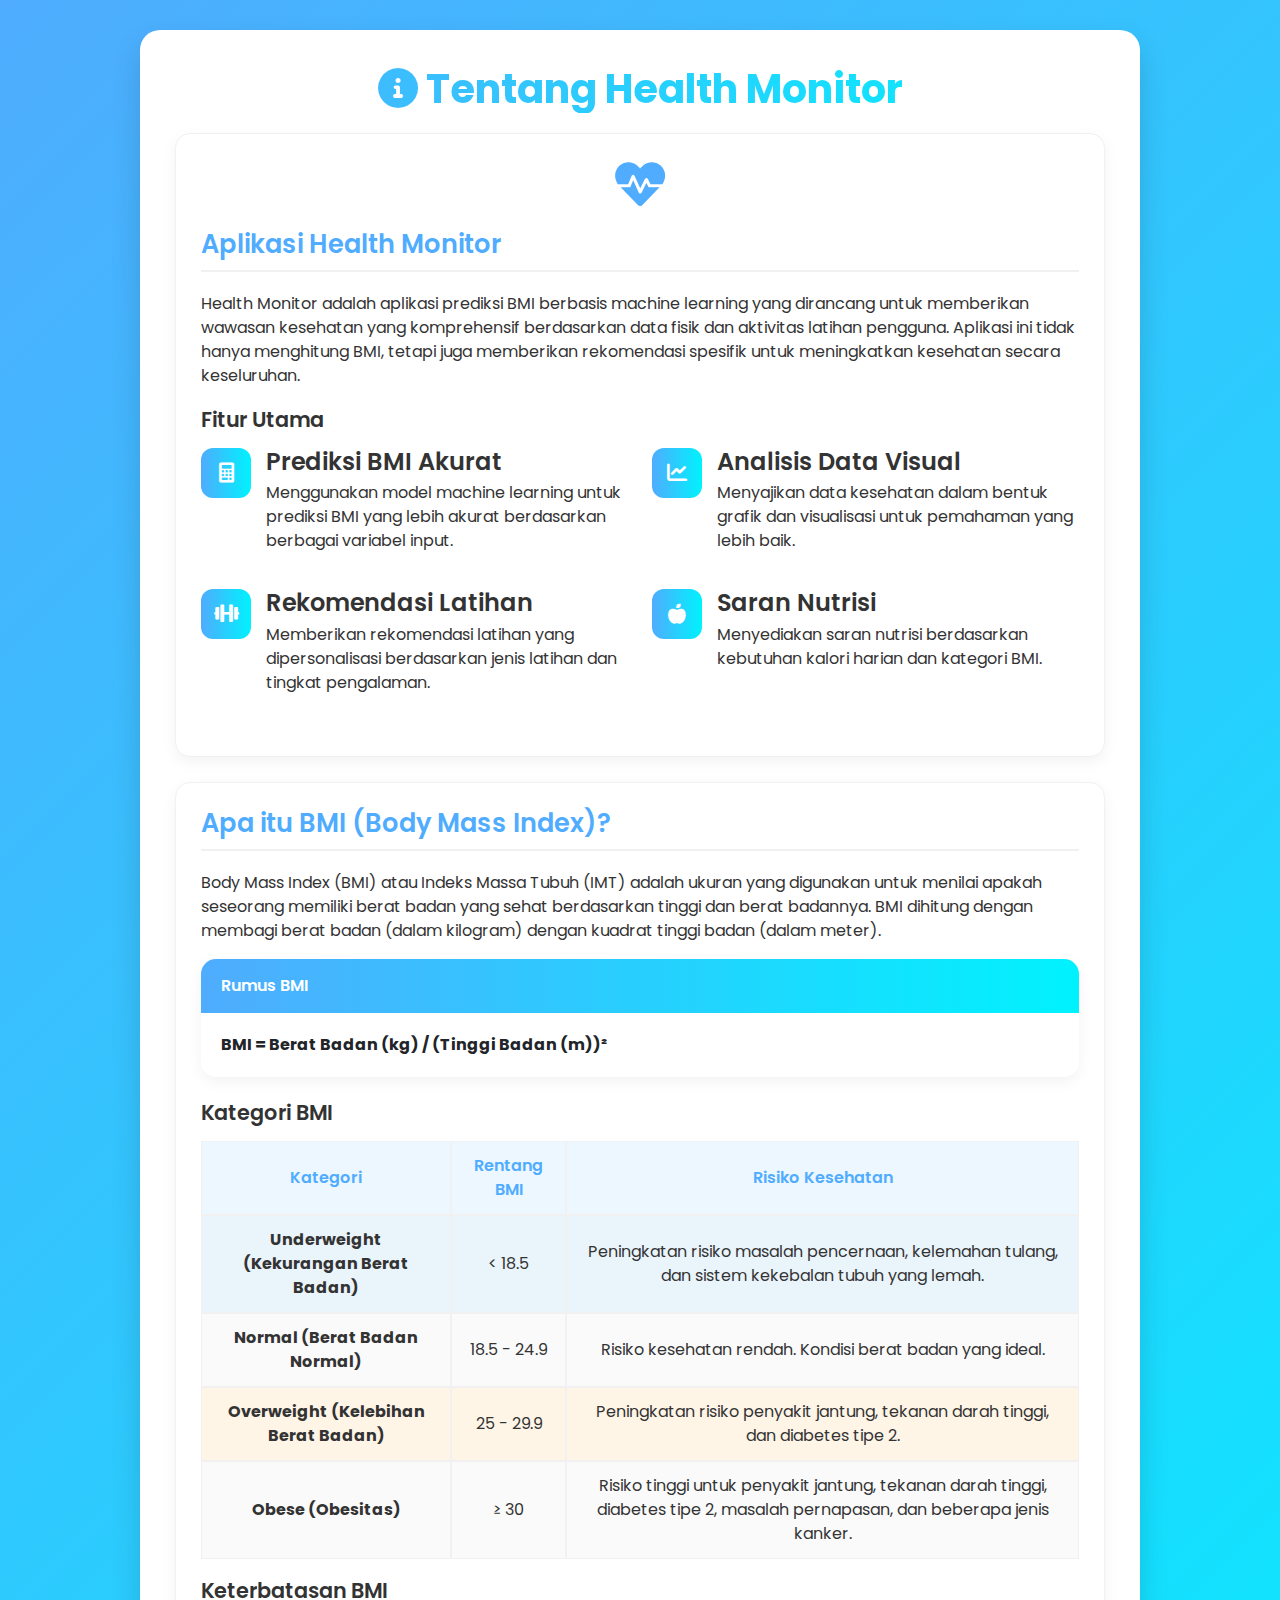
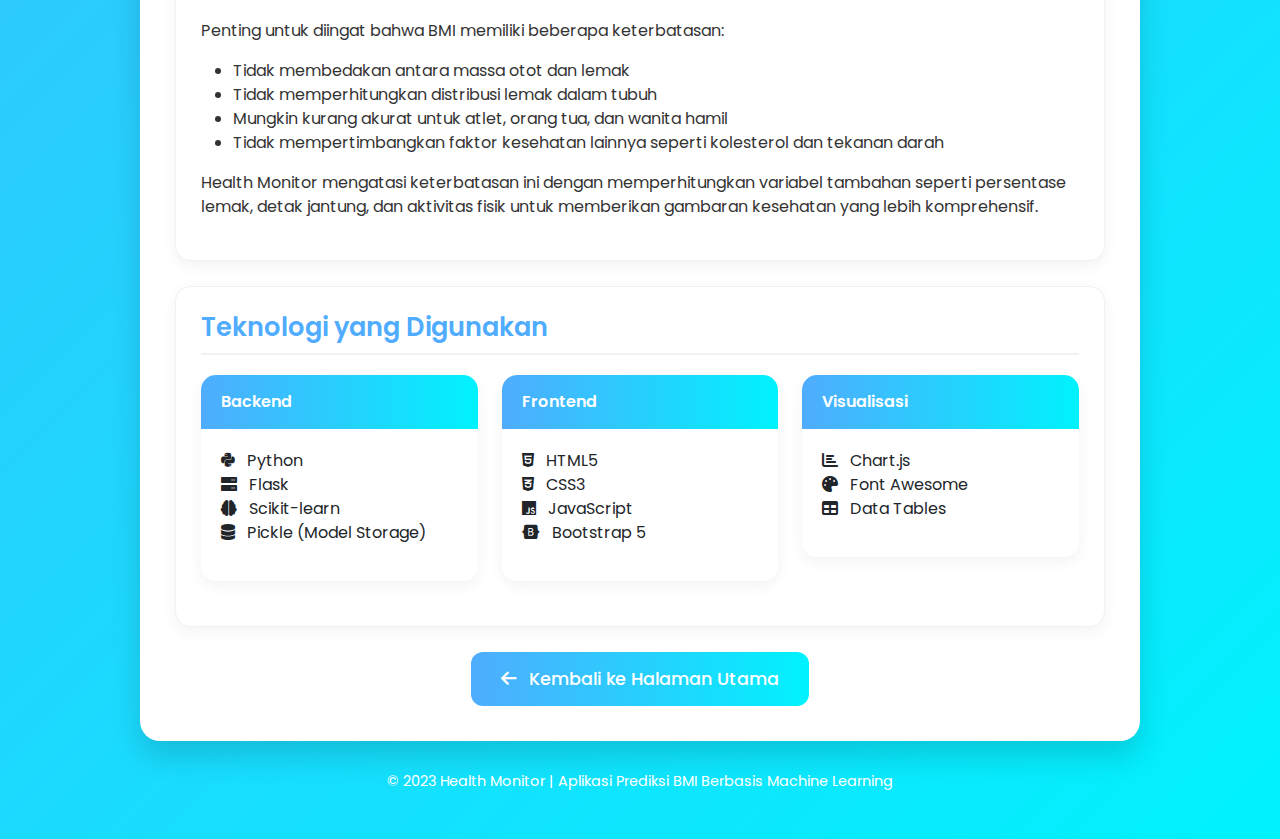
<file: templates/about.html>
<!DOCTYPE html>
<html lang="id">
  <head>
    <meta charset="UTF-8" />
    <meta name="viewport" content="width=device-width, initial-scale=1.0" />
    <title>Tentang Aplikasi - Health Monitor</title>
    <link
      href="https://cdn.jsdelivr.net/npm/bootstrap@5.3.0/dist/css/bootstrap.min.css"
      rel="stylesheet"
    />
    <link
      href="https://cdnjs.cloudflare.com/ajax/libs/font-awesome/6.0.0/css/all.min.css"
      rel="stylesheet"
    />
    <link
      href="https://fonts.googleapis.com/css2?family=Poppins:wght@300;400;500;700&display=swap"
      rel="stylesheet"
    />
    <style>
      :root {
        --primary-color: #4facfe;
        --secondary-color: #00f2fe;
        --accent-color: #0062cc;
        --dark-color: #333;
        --light-color: #f8f9fa;
        --success-color: #2ecc71;
        --warning-color: #f39c12;
        --danger-color: #e74c3c;
      }
      body {
        font-family: "Poppins", sans-serif;
        background: linear-gradient(
          135deg,
          var(--primary-color),
          var(--secondary-color)
        );
        color: #fff;
        min-height: 100vh;
        padding: 30px 0;
      }
      .container {
        max-width: 1000px;
        background-color: #fff;
        padding: 35px;
        border-radius: 20px;
        box-shadow: 0 15px 30px rgba(0, 0, 0, 0.15);
        color: var(--dark-color);
        margin-bottom: 30px;
        animation: fadeIn 0.5s ease-in-out;
      }
      @keyframes fadeIn {
        0% {
          opacity: 0;
          transform: translateY(-10px);
        }
        100% {
          opacity: 1;
          transform: translateY(0);
        }
      }
      .container h1 {
        background: linear-gradient(
          to right,
          var(--primary-color),
          var(--secondary-color)
        );
        -webkit-background-clip: text;
        background-clip: text;
        -webkit-text-fill-color: transparent;
        text-align: center;
        margin-bottom: 20px;
        font-weight: 700;
        font-size: 2.5rem;
      }
      .btn-primary {
        background: linear-gradient(
          to right,
          var(--primary-color),
          var(--secondary-color)
        );
        border: none;
        padding: 14px 30px;
        font-size: 1.1rem;
        border-radius: 12px;
        transition: all 0.3s ease;
        font-weight: 500;
      }
      .btn-primary:hover {
        background: linear-gradient(
          to right,
          var(--secondary-color),
          var(--primary-color)
        );
        box-shadow: 0 8px 25px rgba(79, 172, 254, 0.4);
        transform: translateY(-3px);
      }
      .about-section {
        background-color: #fff;
        padding: 25px;
        border-radius: 15px;
        margin-bottom: 25px;
        box-shadow: 0 5px 15px rgba(0, 0, 0, 0.05);
        transition: all 0.3s ease;
        border: 1px solid #f1f1f1;
      }
      .about-section:hover {
        transform: translateY(-5px);
        box-shadow: 0 10px 20px rgba(0, 0, 0, 0.1);
      }
      .about-section h2 {
        color: var(--primary-color);
        margin-bottom: 20px;
        padding-bottom: 10px;
        border-bottom: 2px solid #f1f1f1;
        font-weight: 600;
        font-size: 1.6rem;
      }
      .about-section h3 {
        font-size: 1.3rem;
        color: var(--dark-color);
        margin-top: 20px;
        margin-bottom: 15px;
        font-weight: 600;
      }
      .about-icon {
        font-size: 50px;
        color: var(--primary-color);
        margin-bottom: 20px;
        display: block;
        text-align: center;
      }
      .card {
        border-radius: 15px;
        overflow: hidden;
        border: none;
        box-shadow: 0 5px 15px rgba(0, 0, 0, 0.05);
        margin-bottom: 20px;
        transition: all 0.3s ease;
      }
      .card:hover {
        transform: translateY(-5px);
        box-shadow: 0 10px 20px rgba(0, 0, 0, 0.1);
      }
      .card-header {
        background: linear-gradient(
          to right,
          var(--primary-color),
          var(--secondary-color)
        );
        color: white;
        font-weight: 600;
        padding: 15px 20px;
        border: none;
      }
      .card-body {
        padding: 20px;
      }
      .footer {
        text-align: center;
        color: white;
        margin-top: 20px;
        font-size: 0.9rem;
      }
      .footer a {
        color: white;
        text-decoration: none;
        font-weight: 500;
      }
      .footer a:hover {
        text-decoration: underline;
      }
      .team-member {
        text-align: center;
        margin-bottom: 20px;
      }
      .team-member img {
        width: 120px;
        height: 120px;
        border-radius: 50%;
        object-fit: cover;
        margin-bottom: 15px;
        border: 3px solid var(--primary-color);
      }
      .team-member h4 {
        margin-bottom: 5px;
        font-weight: 600;
      }
      .team-member p {
        color: #666;
        font-size: 0.9rem;
      }
      .feature-item {
        display: flex;
        align-items: flex-start;
        margin-bottom: 20px;
      }
      .feature-icon {
        flex-shrink: 0;
        width: 50px;
        height: 50px;
        display: flex;
        align-items: center;
        justify-content: center;
        background: linear-gradient(
          to right,
          var(--primary-color),
          var(--secondary-color)
        );
        color: white;
        border-radius: 12px;
        margin-right: 15px;
        font-size: 20px;
      }
      .feature-text {
        flex-grow: 1;
      }
      .feature-text h4 {
        margin-bottom: 5px;
        font-weight: 600;
      }
      .bmi-table {
        width: 100%;
        border-collapse: separate;
        border-spacing: 0;
        margin-bottom: 20px;
      }
      .bmi-table th,
      .bmi-table td {
        padding: 12px 15px;
        text-align: center;
        border: 1px solid #f1f1f1;
      }
      .bmi-table th {
        background-color: rgba(79, 172, 254, 0.1);
        color: var(--primary-color);
        font-weight: 600;
      }
      .bmi-table tr:nth-child(even) {
        background-color: rgba(0, 0, 0, 0.02);
      }
      .bmi-underweight {
        background-color: rgba(52, 152, 219, 0.1);
      }
      .bmi-normal {
        background-color: rgba(46, 204, 113, 0.1);
      }
      .bmi-overweight {
        background-color: rgba(243, 156, 18, 0.1);
      }
      .bmi-obese {
        background-color: rgba(231, 76, 60, 0.1);
      }
    </style>
  </head>
  <body>
    <div class="container">
      <h1><i class="fas fa-info-circle"></i> Tentang Health Monitor</h1>

      <div class="about-section">
        <i class="fas fa-heartbeat about-icon"></i>
        <h2>Aplikasi Health Monitor</h2>
        <p>
          Health Monitor adalah aplikasi prediksi BMI berbasis machine learning
          yang dirancang untuk memberikan wawasan kesehatan yang komprehensif
          berdasarkan data fisik dan aktivitas latihan pengguna. Aplikasi ini
          tidak hanya menghitung BMI, tetapi juga memberikan rekomendasi
          spesifik untuk meningkatkan kesehatan secara keseluruhan.
        </p>

        <h3>Fitur Utama</h3>
        <div class="row">
          <div class="col-md-6">
            <div class="feature-item">
              <div class="feature-icon">
                <i class="fas fa-calculator"></i>
              </div>
              <div class="feature-text">
                <h4>Prediksi BMI Akurat</h4>
                <p>
                  Menggunakan model machine learning untuk prediksi BMI yang
                  lebih akurat berdasarkan berbagai variabel input.
                </p>
              </div>
            </div>
          </div>
          <div class="col-md-6">
            <div class="feature-item">
              <div class="feature-icon">
                <i class="fas fa-chart-line"></i>
              </div>
              <div class="feature-text">
                <h4>Analisis Data Visual</h4>
                <p>
                  Menyajikan data kesehatan dalam bentuk grafik dan visualisasi
                  untuk pemahaman yang lebih baik.
                </p>
              </div>
            </div>
          </div>
          <div class="col-md-6">
            <div class="feature-item">
              <div class="feature-icon">
                <i class="fas fa-dumbbell"></i>
              </div>
              <div class="feature-text">
                <h4>Rekomendasi Latihan</h4>
                <p>
                  Memberikan rekomendasi latihan yang dipersonalisasi
                  berdasarkan jenis latihan dan tingkat pengalaman.
                </p>
              </div>
            </div>
          </div>
          <div class="col-md-6">
            <div class="feature-item">
              <div class="feature-icon">
                <i class="fas fa-apple-alt"></i>
              </div>
              <div class="feature-text">
                <h4>Saran Nutrisi</h4>
                <p>
                  Menyediakan saran nutrisi berdasarkan kebutuhan kalori harian
                  dan kategori BMI.
                </p>
              </div>
            </div>
          </div>
        </div>
      </div>

      <div class="about-section">
        <h2>Apa itu BMI (Body Mass Index)?</h2>
        <p>
          Body Mass Index (BMI) atau Indeks Massa Tubuh (IMT) adalah ukuran yang
          digunakan untuk menilai apakah seseorang memiliki berat badan yang
          sehat berdasarkan tinggi dan berat badannya. BMI dihitung dengan
          membagi berat badan (dalam kilogram) dengan kuadrat tinggi badan
          (dalam meter).
        </p>
        <div class="card mb-4">
          <div class="card-header">Rumus BMI</div>
          <div class="card-body">
            <strong>BMI = Berat Badan (kg) / (Tinggi Badan (m))²</strong>
          </div>
        </div>

        <h3>Kategori BMI</h3>
        <table class="bmi-table">
          <thead>
            <tr>
              <th>Kategori</th>
              <th>Rentang BMI</th>
              <th>Risiko Kesehatan</th>
            </tr>
          </thead>
          <tbody>
            <tr class="bmi-underweight">
              <td><strong>Underweight (Kekurangan Berat Badan)</strong></td>
              <td>&lt; 18.5</td>
              <td>
                Peningkatan risiko masalah pencernaan, kelemahan tulang, dan
                sistem kekebalan tubuh yang lemah.
              </td>
            </tr>
            <tr class="bmi-normal">
              <td><strong>Normal (Berat Badan Normal)</strong></td>
              <td>18.5 - 24.9</td>
              <td>Risiko kesehatan rendah. Kondisi berat badan yang ideal.</td>
            </tr>
            <tr class="bmi-overweight">
              <td><strong>Overweight (Kelebihan Berat Badan)</strong></td>
              <td>25 - 29.9</td>
              <td>
                Peningkatan risiko penyakit jantung, tekanan darah tinggi, dan
                diabetes tipe 2.
              </td>
            </tr>
            <tr class="bmi-obese">
              <td><strong>Obese (Obesitas)</strong></td>
              <td>&ge; 30</td>
              <td>
                Risiko tinggi untuk penyakit jantung, tekanan darah tinggi,
                diabetes tipe 2, masalah pernapasan, dan beberapa jenis kanker.
              </td>
            </tr>
          </tbody>
        </table>

        <h3>Keterbatasan BMI</h3>
        <p>Penting untuk diingat bahwa BMI memiliki beberapa keterbatasan:</p>
        <ul>
          <li>Tidak membedakan antara massa otot dan lemak</li>
          <li>Tidak memperhitungkan distribusi lemak dalam tubuh</li>
          <li>
            Mungkin kurang akurat untuk atlet, orang tua, dan wanita hamil
          </li>
          <li>
            Tidak mempertimbangkan faktor kesehatan lainnya seperti kolesterol
            dan tekanan darah
          </li>
        </ul>
        <p>
          Health Monitor mengatasi keterbatasan ini dengan memperhitungkan
          variabel tambahan seperti persentase lemak, detak jantung, dan
          aktivitas fisik untuk memberikan gambaran kesehatan yang lebih
          komprehensif.
        </p>
      </div>

      <div class="about-section">
        <h2>Teknologi yang Digunakan</h2>
        <div class="row">
          <div class="col-md-4">
            <div class="card">
              <div class="card-header">Backend</div>
              <div class="card-body">
                <ul class="list-unstyled">
                  <li><i class="fab fa-python me-2"></i> Python</li>
                  <li><i class="fas fa-server me-2"></i> Flask</li>
                  <li><i class="fas fa-brain me-2"></i> Scikit-learn</li>
                  <li>
                    <i class="fas fa-database me-2"></i> Pickle (Model Storage)
                  </li>
                </ul>
              </div>
            </div>
          </div>
          <div class="col-md-4">
            <div class="card">
              <div class="card-header">Frontend</div>
              <div class="card-body">
                <ul class="list-unstyled">
                  <li><i class="fab fa-html5 me-2"></i> HTML5</li>
                  <li><i class="fab fa-css3-alt me-2"></i> CSS3</li>
                  <li><i class="fab fa-js me-2"></i> JavaScript</li>
                  <li><i class="fab fa-bootstrap me-2"></i> Bootstrap 5</li>
                </ul>
              </div>
            </div>
          </div>
          <div class="col-md-4">
            <div class="card">
              <div class="card-header">Visualisasi</div>
              <div class="card-body">
                <ul class="list-unstyled">
                  <li><i class="fas fa-chart-bar me-2"></i> Chart.js</li>
                  <li><i class="fas fa-palette me-2"></i> Font Awesome</li>
                  <li><i class="fas fa-table me-2"></i> Data Tables</li>
                </ul>
              </div>
            </div>
          </div>
        </div>
      </div>

      <div class="text-center mt-4">
        <a href="{{ url_for('home') }}" class="btn btn-primary">
          <i class="fas fa-arrow-left me-2"></i> Kembali ke Halaman Utama
        </a>
      </div>
    </div>

    <div class="footer">
      <p>
        &copy; 2023 Health Monitor | Aplikasi Prediksi BMI Berbasis Machine
        Learning
      </p>
    </div>

    <script src="https://cdn.jsdelivr.net/npm/bootstrap@5.3.0/dist/js/bootstrap.bundle.min.js"></script>
  </body>
</html>
</file>
